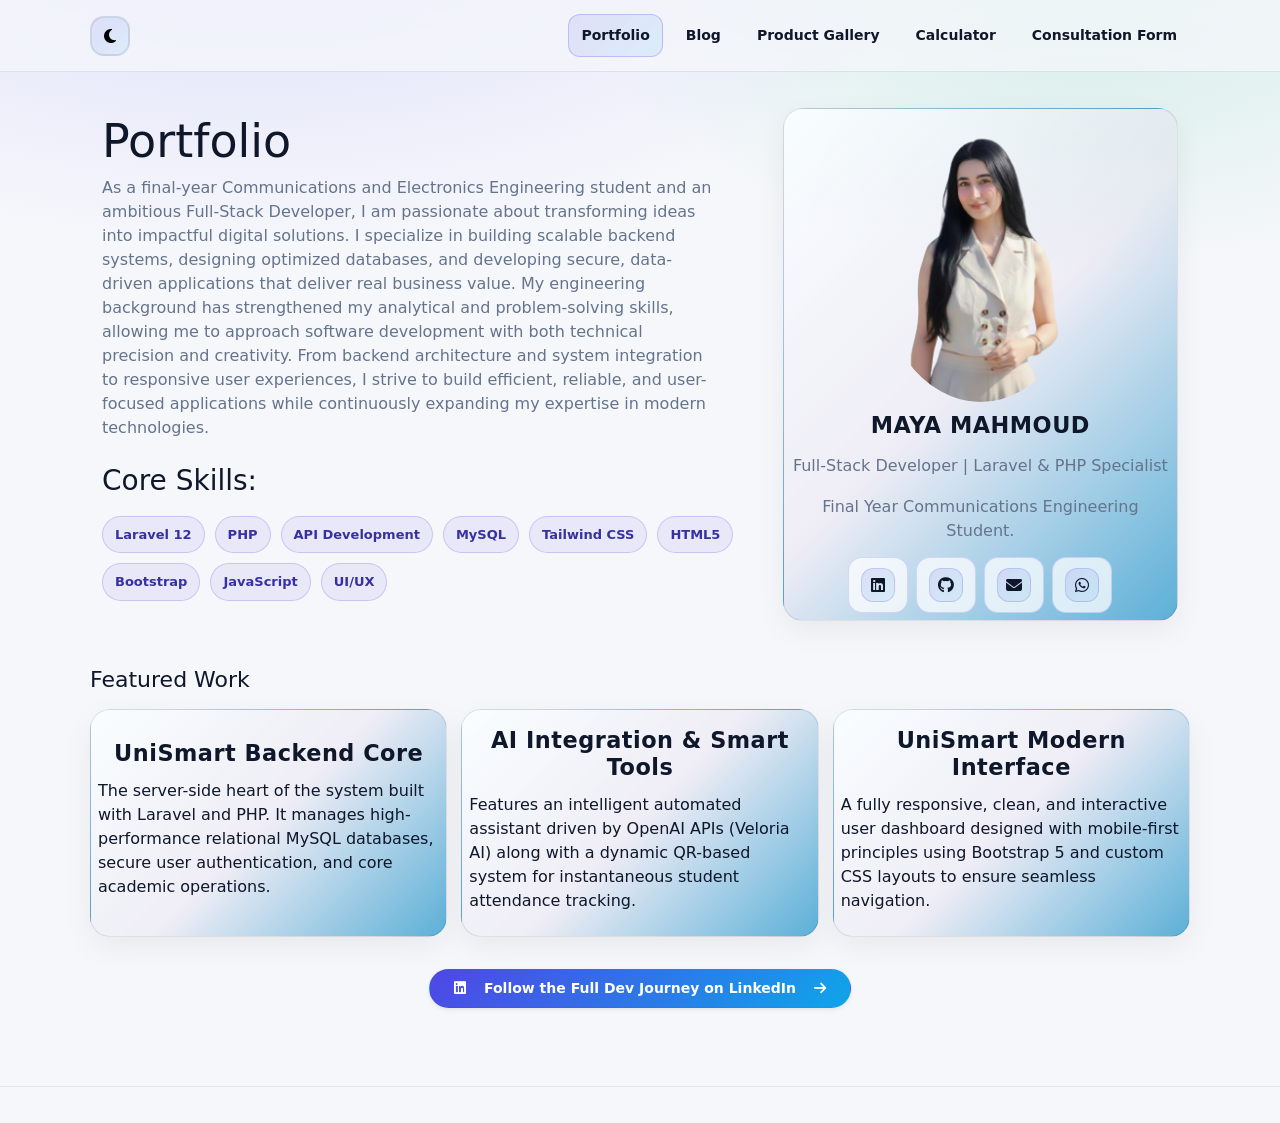
<file: index.html>
<!doctype html>
<html lang="en">
<head>
  <meta charset="utf-8" />
  <meta name="viewport" content="width=device-width, initial-scale=1" />
  <title>Portfolio</title>
  <meta name="description" content="Portfolio landing page with navigation to Blog, Product Gallery, Calculator, and Consultation Form." />
  <link href="https://cdn.jsdelivr.net/npm/bootstrap@5.3.3/dist/css/bootstrap.min.css" rel="stylesheet">
  <link rel="stylesheet" href="style.css" />
  <link rel="stylesheet" href="https://cdnjs.cloudflare.com/ajax/libs/font-awesome/6.4.0/css/all.min.css">
</head>
<body>
  <a class="skip-link" href="#main">Skip to content</a>
  <header class="site-header">
    <div class="container header-inner">

      <button class="theme-toggle" type="button" aria-label="Toggle dark mode" title="Toggle dark mode">
        <i class="theme-icon fas fa-moon" aria-hidden="true"></i>
      </button>

      <nav class="nav" aria-label="Primary">
        <button class="nav-toggle" type="button" aria-expanded="false" aria-controls="nav-menu" aria-label="Toggle navigation">
          <span class="bar"></span>
          <span class="bar"></span>
          <span class="bar"></span>
        </button>

        <div class="nav-menu" id="nav-menu">
          <a class="nav-link active" href="index.html">Portfolio</a>
          <a class="nav-link" href="blog.html">Blog</a>
          <a class="nav-link" href="shop.html">Product Gallery</a>
          <a class="nav-link" href="calculator.html">Calculator</a>
          <a class="nav-link" href="contact.html">Consultation Form</a>
        </div>
      </nav>
    </div>
  </header>

  <main id="main" class="page">
    <section class="hero">
      <div class="container hero-grid">
        <div class="hero-copy">
          <h1>Portfolio</h1>
          <p class="lead">As a final-year Communications and Electronics Engineering student and an ambitious Full-Stack Developer, I am passionate about transforming ideas into impactful digital solutions. I specialize in building scalable backend systems, designing optimized databases, and developing secure, data-driven applications that deliver real business value.

My engineering background has strengthened my analytical and problem-solving skills, allowing me to approach software development with both technical precision and creativity. From backend architecture and system integration to responsive user experiences, I strive to build efficient, reliable, and user-focused applications while continuously expanding my expertise in modern technologies.</p>
          <h3>Core Skills:</h3>
          <div class="hero-badges" aria-label="Highlights">
            <span class="pill">Laravel 12</span>
            <span class="pill">PHP</span>
            <span class="pill"> API Development</span>
            <span class="pill">MySQL</span>
            <span class="pill">Tailwind CSS</span>
            <span class="pill"> HTML5</span>
            <span class="pill">Bootstrap</span>
            <span class="pill"> JavaScript</span>
            <span class="pill"> UI/UX</span>
          </div>
        </div>

        <div class="work-card hero-card" role="group" aria-label="Profile card" >
          <div class="">
            <img src="images/image1.png" alt="Maya Mahmoud" class="rounded-circle" style="border-radius: 20%; width: 55%; height: 55%; object-fit: cover;">
          </div>
          <h2 class="card-title">MAYA MAHMOUD</h2>
          <p class="card-text">Full-Stack Developer | Laravel & PHP Specialist</p>
          <p class="card-text">Final Year Communications Engineering Student.</p>
          <div class="card-actions">
            <a class="social-link" href="https://www.linkedin.com/in/maya-mahmoud-65255832b" target="_blank" rel="noopener" aria-label="LinkedIn" title="LinkedIn">
              <span class="social-icon" aria-hidden="true"><i class="fab fa-linkedin"></i></span>
            </a>
            <a class="social-link" href="https://github.com/Maya-Mahmoud" aria-label="GitHub" title="GitHub" >
              <span class="social-icon" aria-hidden="true"><i class="fab fa-github"></i></span>
            </a>
            <a class="social-link" href="mailto:mahmouodmaya685@gmail.com" onclick="if(!/Android|iPhone|iPad/i.test(navigator.userAgent)) { window.open('https://mail.google.com/mail/?view=cm&fs=1&to=mahmouodmaya685@gmail.com', '_blank'); return false; }" rel="noopener" aria-label="Email" title="Email">
              <span class="social-icon" aria-hidden="true"><i class="fas fa-envelope"></i></span>
            </a>
            <a class="social-link" href="https://wa.me/+963980143058" target="_blank" rel="noopener" aria-label="WhatsApp" title="WhatsApp">
              <span class="social-icon" aria-hidden="true"><i class="fab fa-whatsapp"></i></span>
            </a>
          </div>
        </div>
      </div>
    </section>

    <section class="container section">
      <h2 class="section-title">Featured Work</h2>
      <div class="cards">
        <article class="work-card">
          <h3>UniSmart Backend Core</h3>
          <p>The server-side heart of the system built with Laravel and PHP. It manages high-performance relational MySQL databases, secure user authentication, and core academic operations.</p>
        </article>
        <article class="work-card">
          <h3>AI Integration & Smart Tools</h3>
          <p>Features an intelligent automated assistant driven by OpenAI APIs (Veloria AI) along with a dynamic QR-based system for instantaneous student attendance tracking.</p>
        </article>
        <article class="work-card">
          <h3>UniSmart Modern Interface</h3>
          <p>A fully responsive, clean, and interactive user dashboard designed with mobile-first principles using Bootstrap 5 and custom CSS layouts to ensure seamless navigation.</p>
        </article>
      </div>
      <div style="display: flex; justify-content: center; width: 100%; margin-top: 2rem; margin-bottom: 3rem;">
        <a href="https://www.linkedin.com/search/results/content/?keywords=unismart&origin=FACETED_SEARCH&postedBy=%5B%22me%22%5D" target="_blank" class="btn btn-primary px-4 py-2 rounded-pill shadow-sm fw-semibold">
          <i class="fab fa-linkedin me-2"></i> Follow the Full Dev Journey on LinkedIn <i class="fas fa-arrow-right ms-2"></i>
        </a>
      </div>
    </section>
  </main>
  <footer class="site-footer"></footer>

  <script>
    // 1. Theme toggle script
    (function () {
      const btn = document.querySelector('.theme-toggle');
      const icon = btn.querySelector('.theme-icon');
      
      const saved = localStorage.getItem('theme');
      if (saved === 'dark') {
        document.documentElement.classList.add('theme-dark');
        icon.classList.replace('fa-moon', 'fa-sun');
      }

      btn.addEventListener('click', () => {
        const isDark = document.documentElement.classList.toggle('theme-dark');
        localStorage.setItem('theme', isDark ? 'dark' : 'light');
        icon.classList.toggle('fa-moon');
        icon.classList.toggle('fa-sun');
      });
    })();

    // 2. Navbar toggle script
    (function () {
      const toggle = document.querySelector('.nav-toggle');
      const menu = document.querySelector('#nav-menu');
      if (!toggle || !menu) return;
      toggle.addEventListener('click', () => {
        const expanded = toggle.getAttribute('aria-expanded') === 'true';
        toggle.setAttribute('aria-expanded', String(!expanded));
        menu.classList.toggle('open');
      });

      menu.addEventListener('click', (e) => {
        const target = e.target;
        if (target && target.matches('a.nav-link')) {
          menu.classList.remove('open');
          toggle.setAttribute('aria-expanded', 'false');
        }
      });
    })();
  </script>
</body>
</html>
</file>
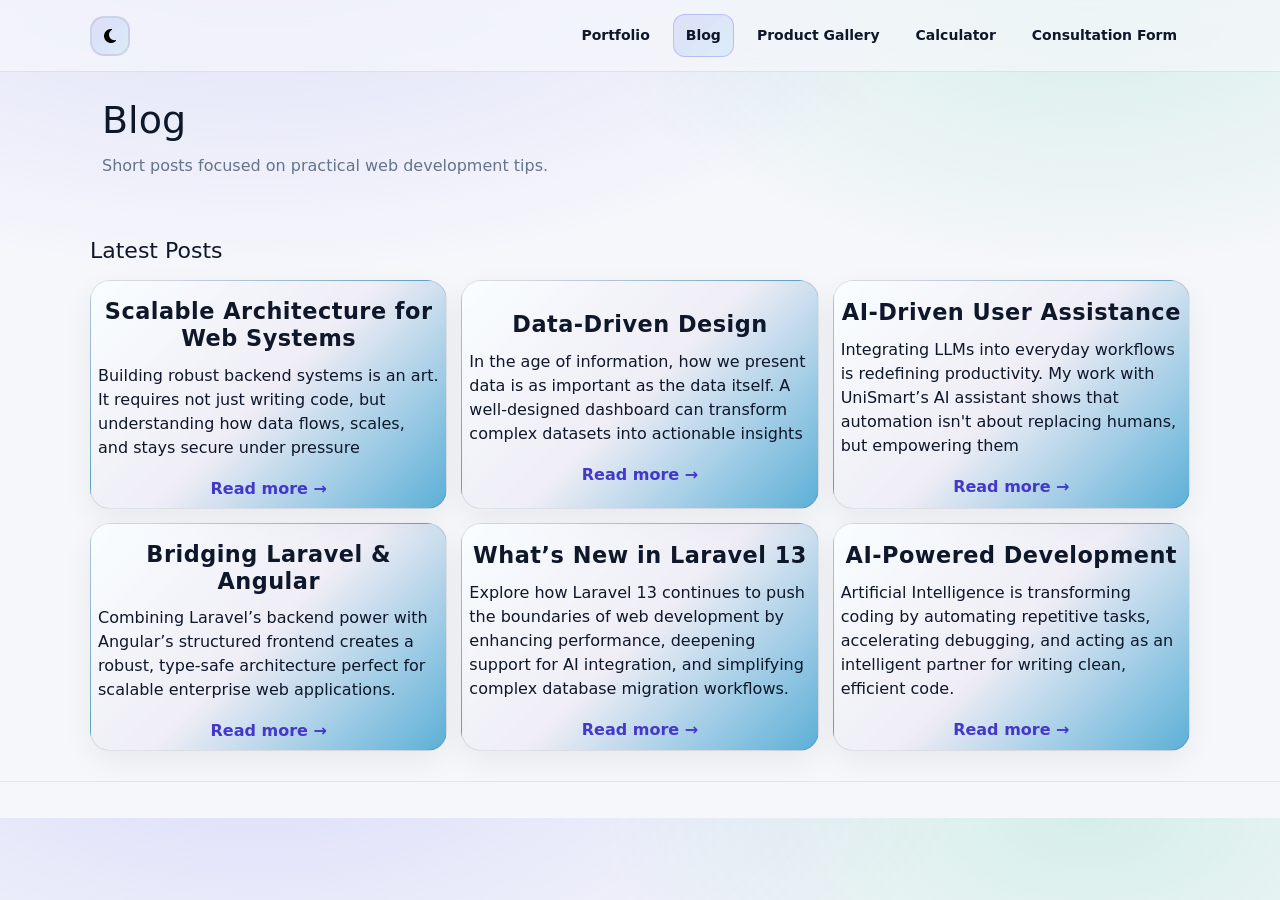
<file: blog.html>
<!doctype html>
<html lang="en">
<head>
  <meta charset="utf-8" />
  <meta name="viewport" content="width=device-width, initial-scale=1" />
  <title>Blog</title>
  <meta name="description" content="Blog page with responsive cards and consistent navigation." />
  <link href="https://cdn.jsdelivr.net/npm/bootstrap@5.3.3/dist/css/bootstrap.min.css" rel="stylesheet">
  <link rel="stylesheet" href="style.css" />
  <link rel="stylesheet" href="https://cdnjs.cloudflare.com/ajax/libs/font-awesome/6.4.0/css/all.min.css">
</head>
<body>
  <a class="skip-link" href="#main">Skip to content</a>

  <header class="site-header">
    <div class="container header-inner">
      
      <button class="theme-toggle" type="button" aria-label="Toggle dark mode" title="Toggle dark mode">
        <i class="theme-icon fas fa-moon" aria-hidden="true"></i>
      </button>

      <nav class="nav" aria-label="Primary">
        <button class="nav-toggle" type="button" aria-expanded="false" aria-controls="nav-menu" aria-label="Toggle navigation">
          <span class="bar"></span>
          <span class="bar"></span>
          <span class="bar"></span>
        </button>

        <div class="nav-menu" id="nav-menu">
          <a class="nav-link" href="index.html">Portfolio</a>
          <a class="nav-link active" href="blog.html">Blog</a>
          <a class="nav-link" href="shop.html">Product Gallery</a>
          <a class="nav-link" href="calculator.html">Calculator</a>
          <a class="nav-link" href="contact.html">Consultation Form</a>
        </div>
      </nav>
    </div>
  </header>

  <main id="main" class="page">
    <section class="page-heading">
      <div class="container">
        <h1>Blog</h1>
        <p class="lead">Short posts focused on practical web development tips.</p>
      </div>
    </section>

    <section class="container section">
      <h2 class="section-title">Latest Posts</h2>
      <div class="cards blog-cards">
        <article class="post-card">
          <h3>Scalable Architecture for Web Systems</h3>
          <p>Building robust backend systems is an art. It requires not just writing code, but understanding how data flows, scales, and stays secure under pressure</p>
          <a href="#" class="read-more-link" data-title="Scalable Architecture for Web Systems" data-body="The secret lies in the separation of logic and database management. This post explores how to leverage caching techniques and load balancing to ensure your system remains robust and high-performing under heavy traffic.">Read more →</a>
        </article>

        <article class="post-card">
          <h3>Data-Driven Design</h3>
          <p>In the age of information, how we present data is as important as the data itself. A well-designed dashboard can transform complex datasets into actionable insights</p>
          <a href="#" class="read-more-link" data-title="Data-Driven Design" data-body="Don't build based on assumptions! We discuss how to transform raw datasets into actionable insights through interactive visualizations, enabling smarter technical decisions and user-centric interfaces.">Read more →</a>
        </article>

        <article class="post-card">
          <h3>AI-Driven User Assistance</h3>
          <p>Integrating LLMs into everyday workflows is redefining productivity. My work with UniSmart’s AI assistant shows that automation isn't about replacing humans, but empowering them</p>
          <a href="#" class="read-more-link" data-title="AI-Driven User Assistance" data-body="Ever wondered how to integrate a smart assistant into your system? Discover how I integrated OpenAI APIs into UniSmart, transforming a static interface into an interactive partner that understands user needs.">Read more →</a>
        </article>

        <article class="post-card">
          <h3>Bridging Laravel & Angular</h3>
          <p>Combining Laravel’s backend power with Angular’s structured frontend creates a robust, type-safe architecture perfect for scalable enterprise web applications.</p>
          <a href="#" class="read-more-link" data-title="Bridging Laravel & Angular" data-body="Combining the backend power of Laravel with the frontend flexibility of Angular creates a technical harmony that is hard to beat. Here are the best practices for bridging these technologies in enterprise-level applications.">Read more →</a>
        </article>

        <article class="post-card">
          <h3>What’s New in Laravel 13</h3>
          <p>Explore how Laravel 13 continues to push the boundaries of web development by enhancing performance, deepening support for AI integration, and simplifying complex database migration workflows.</p>
          <a href="#" class="read-more-link" data-title="What’s New in Laravel 13" data-body="Laravel is constantly evolving! We break down the most significant updates that make coding faster, more secure, and more efficient, with a deep dive into new developer tools for large-scale projects.">Read more →</a>
        </article>

        <article class="post-card">
          <h3>AI-Powered Development</h3>
          <p>Artificial Intelligence is transforming coding by automating repetitive tasks, accelerating debugging, and acting as an intelligent partner for writing clean, efficient code.</p>
          <a href="#" class="read-more-link" data-title="AI-Powered Development" data-body="Artificial Intelligence doesn't replace developers; it accelerates them. I share my workflow on using AI-powered tools to optimize debugging processes and suggest clean, efficient code improvements in seconds.">Read more →</a>
        </article>
      </div>
    </section>
  </main>

  <footer class="site-footer"></footer>

  <script>
    // 1. Modal Read More logic
    document.addEventListener('DOMContentLoaded', function() {
      const links = document.querySelectorAll('.read-more-link');
      links.forEach(link => {
        link.addEventListener('click', function(e) {
          e.preventDefault();
          const title = this.getAttribute('data-title');
          const body = this.getAttribute('data-body');
          const msg = body ? body : ("Thank you for your interest!\n\nThe full content for '" + title + "' will be available in the next update.");

          const overlay = document.createElement('div');
          overlay.style.position = 'fixed';
          overlay.style.inset = '0';
          overlay.style.background = 'rgba(0,0,0,0.55)';
          overlay.style.display = 'grid';
          overlay.style.placeItems = 'center';
          overlay.style.zIndex = '9999';
          overlay.style.padding = '18px';

          overlay.innerHTML = `
            <div style="width:min(520px, 92vw); background: rgba(255,255,255,0.92); border: 1px solid rgba(255,255,255,0.35); border-radius: 18px; box-shadow: 0 24px 70px rgba(0,0,0,0.35); overflow:hidden;">
              <div style="padding:16px 16px 12px; border-bottom:1px solid rgba(0,0,0,0.06); font-weight:900;">Read more</div>
              <div style="padding:14px 16px; color:#0f172a; line-height:1.45; white-space:pre-line;">${msg}</div>
              <div style="display:flex; gap:10px; justify-content:flex-end; padding:14px 16px;">
                <button type="button" style="border:1px solid rgba(2,6,23,0.18); background: rgba(255,255,255,0.85); padding:10px 14px; border-radius:14px; cursor:pointer; font-weight:900;" id="bbai-close">OK</button>
              </div>
            </div>
          `;

          const isDark = document.documentElement.classList.contains('theme-dark');
          if (isDark) {
            const modal = overlay.querySelector('div');
            const header = modal.querySelector('div');
            const bodyDiv = header.nextElementSibling;
            const okBtn = overlay.querySelector('#bbai-close');
            modal.style.background = 'rgba(11,18,32,0.92)';
            modal.style.border = '1px solid rgba(255,255,255,0.10)';
            header.style.color = '#e5e7eb';
            bodyDiv.style.color = '#e5e7eb';
            okBtn.style.background = 'rgba(255,255,255,0.06)';
            okBtn.style.border = '1px solid rgba(255,255,255,0.12)';
            okBtn.style.color = '#e5e7eb';
          }
          document.body.appendChild(overlay);

          const close = () => { overlay.remove(); document.removeEventListener('keydown', onKey); };
          const onKey = (e) => { if (e.key === 'Escape') close(); };
          overlay.addEventListener('click', (ev) => { if (ev.target === overlay) close(); });
          overlay.querySelector('#bbai-close').addEventListener('click', close);
          document.addEventListener('keydown', onKey);
        });
      });
    });

    // 2. Theme & Nav script
    (function () {
      const btn = document.querySelector('.theme-toggle');
      const icon = btn.querySelector('.theme-icon');
      
      const saved = localStorage.getItem('theme');
      if (saved === 'dark') {
        document.documentElement.classList.add('theme-dark');
        icon.classList.replace('fa-moon', 'fa-sun');
      }

      btn.addEventListener('click', () => {
        const isDark = document.documentElement.classList.toggle('theme-dark');
        localStorage.setItem('theme', isDark ? 'dark' : 'light');
        icon.classList.toggle('fa-moon');
        icon.classList.toggle('fa-sun');
      });

      const toggle = document.querySelector('.nav-toggle');
      const menu = document.querySelector('#nav-menu');
      if (!toggle || !menu) return;

      toggle.addEventListener('click', () => {
        const expanded = toggle.getAttribute('aria-expanded') === 'true';
        toggle.setAttribute('aria-expanded', String(!expanded));
        menu.classList.toggle('open');
      });

      menu.addEventListener('click', (e) => {
        if (e.target && e.target.matches('a.nav-link')) {
          menu.classList.remove('open');
          toggle.setAttribute('aria-expanded', 'false');
        }
      });
    })();
  </script>
</body>
</html>
</file>
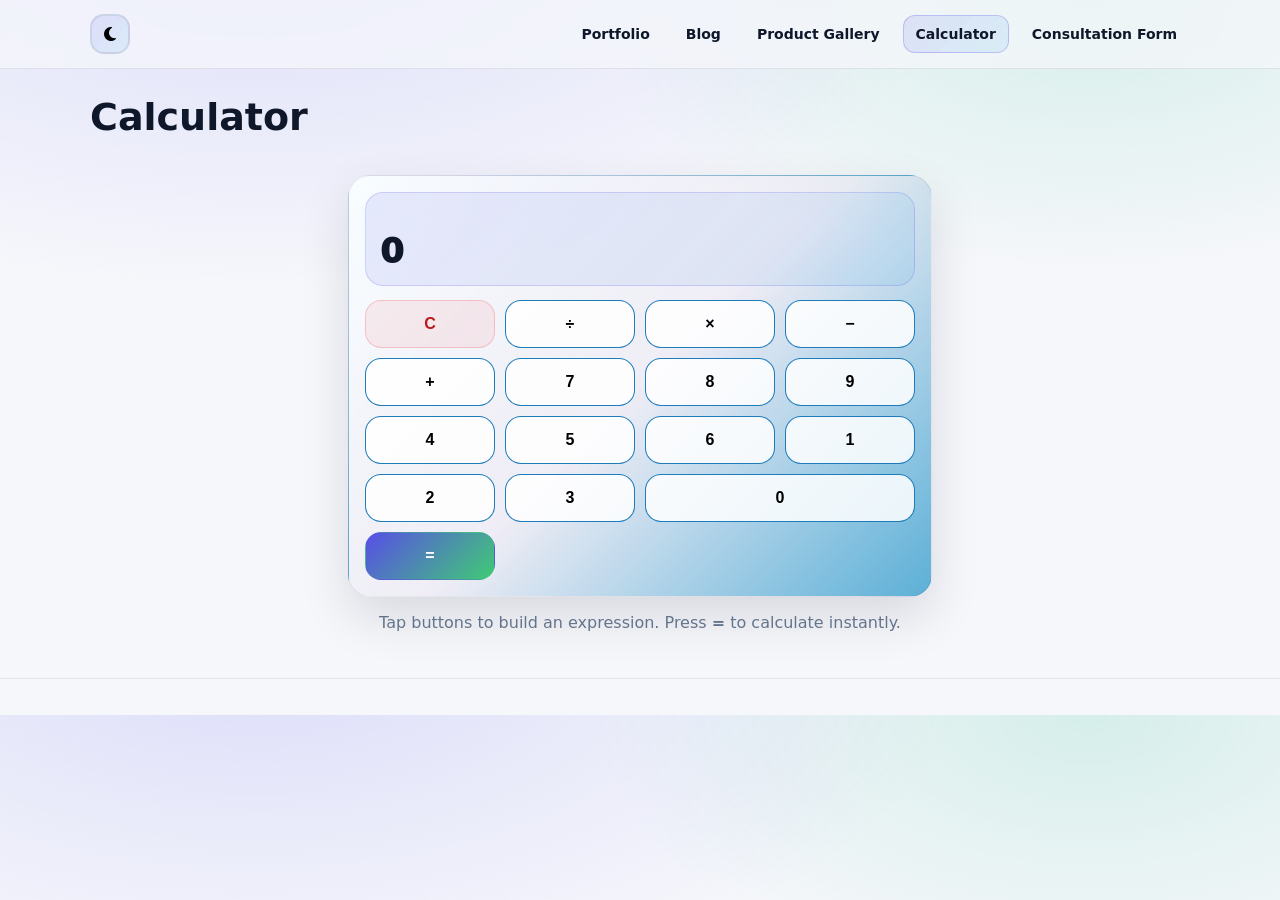
<file: calculator.html>
<!doctype html>
<html lang="en">
<head>
  <meta charset="utf-8" />
  <meta name="viewport" content="width=device-width, initial-scale=1" />
  <title>Calculator</title>
  <meta name="description" content="Basic calculator with digit buttons, four operations, equals, and clear. JavaScript calculates immediately." />
  <link rel="stylesheet" href="style.css" />
  <link rel="stylesheet" href="https://cdnjs.cloudflare.com/ajax/libs/font-awesome/6.4.0/css/all.min.css">
</head>
<body>
  <a class="skip-link" href="#main">Skip to content</a>

  <header class="site-header">
    <div class="container header-inner">

      <button class="theme-toggle" type="button" aria-label="Toggle dark mode" title="Toggle dark mode">
        <i class="theme-icon fas fa-moon" aria-hidden="true"></i>
      </button>

      <nav class="nav" aria-label="Primary">
        <button class="nav-toggle" type="button" aria-expanded="false" aria-controls="nav-menu" aria-label="Toggle navigation">
          <span class="bar"></span>
          <span class="bar"></span>
          <span class="bar"></span>
        </button>

        <div class="nav-menu" id="nav-menu">
          <a class="nav-link" href="index.html">Portfolio</a>
          <a class="nav-link" href="blog.html">Blog</a>
          <a class="nav-link" href="shop.html">Product Gallery</a>
          <a class="nav-link active" href="calculator.html">Calculator</a>
          <a class="nav-link" href="contact.html">Consultation Form</a>
        </div>
      </nav>
    </div>
  </header>

  <main id="main" class="page">
    <section class="page-heading">
      <div class="container">
        <h1>Calculator</h1>
      </div>
    </section>

    <section class="container section">
      <div class="calc-wrap">
        <div class="calc-card" role="region" aria-label="Basic calculator">
          <div class="calc-screen" aria-live="polite">
            <div class="calc-expression" id="calcExpression"></div>
            <div class="calc-value" id="calcDisplay">0</div>
          </div>

          <div class="calc-buttons" role="group" aria-label="Calculator buttons">
            <button class="calc-btn calc-clear" type="button" data-action="clear">C</button>
            <button class="calc-btn" type="button" data-value="/">÷</button>
            <button class="calc-btn" type="button" data-value="*">×</button>
            <button class="calc-btn" type="button" data-value="-">−</button>
            <button class="calc-btn" type="button" data-value="+">+</button>
            <button class="calc-btn" type="button" data-value="7">7</button>
            <button class="calc-btn" type="button" data-value="8">8</button>
            <button class="calc-btn" type="button" data-value="9">9</button>
            <button class="calc-btn" type="button" data-value="4">4</button>
            <button class="calc-btn" type="button" data-value="5">5</button>
            <button class="calc-btn" type="button" data-value="6">6</button>
            <button class="calc-btn" type="button" data-value="1">1</button>
            <button class="calc-btn" type="button" data-value="2">2</button>
            <button class="calc-btn" type="button" data-value="3">3</button>
            <button class="calc-btn calc-zero" type="button" data-value="0">0</button>
            <button class="calc-btn calc-equals" type="button" data-action="equals">=</button>
          </div>
        </div>
      </div>

      <div class="calc-hint">
        <p class="muted">Tap buttons to build an expression. Press <strong>=</strong> to calculate instantly.</p>
      </div>
    </section>
  </main>

  <footer class="site-footer"></footer>

  <script>
    (function () {
      const btn = document.querySelector('.theme-toggle');
      const icon = btn.querySelector('.theme-icon');
      
      // Theme initial load
      const saved = localStorage.getItem('theme');
      if (saved === 'dark') {
        document.documentElement.classList.add('theme-dark');
        icon.classList.replace('fa-moon', 'fa-sun');
      }

      // Theme toggle logic
      btn.addEventListener('click', () => {
        const isDark = document.documentElement.classList.toggle('theme-dark');
        localStorage.setItem('theme', isDark ? 'dark' : 'light');
        icon.classList.toggle('fa-moon');
        icon.classList.toggle('fa-sun');
      });

      // Calculator logic
      const display = document.getElementById('calcDisplay');
      const expressionEl = document.getElementById('calcExpression');
      if (!display || !expressionEl) return;

      const buttons = document.querySelectorAll('.calc-btn');
      let currentInput = '0';
      let pendingOperator = null;
      let previousValue = null;
      let justEvaluated = false;

      function formatNumber(n) {
        if (!Number.isFinite(n)) return 'Error';
        const s = String(n);
        if (s.includes('e')) return s;
        const parts = s.split('.');
        if (parts.length === 1) return s;
        return (parseFloat(n.toFixed(12))).toString();
      }

      function updateUI() {
        display.textContent = currentInput;
        if (pendingOperator && previousValue !== null) {
          const opLabel = pendingOperator === '*' ? '×' : pendingOperator === '/' ? '÷' : pendingOperator;
          expressionEl.textContent = `${previousValue} ${opLabel}`;
        } else {
          expressionEl.textContent = '';
        }
      }

      function normalizeOperator(op) {
        return ['+', '-', '*', '/'].includes(op) ? op : op;
      }

      function clearAll() {
        currentInput = '0';
        pendingOperator = null;
        previousValue = null;
        justEvaluated = false;
        expressionEl.textContent = '';
        updateUI();
      }

      function inputDigit(d) {
        if (justEvaluated) {
          currentInput = '0';
          previousValue = null;
          pendingOperator = null;
          expressionEl.textContent = '';
          justEvaluated = false;
        }
        if (currentInput === '0') currentInput = String(d);
        else currentInput += String(d);
        updateUI();
      }

      function compute(a, b, op) {
        if (op === '+') return a + b;
        if (op === '-') return a - b;
        if (op === '*') return a * b;
        if (op === '/') return b === 0 ? NaN : a / b;
        return b;
      }

      function inputOperator(op) {
        const inputNumber = Number(currentInput);
        if (justEvaluated) justEvaluated = false;
        if (pendingOperator && previousValue !== null) {
          const result = compute(previousValue, inputNumber, pendingOperator);
          previousValue = result;
          currentInput = formatNumber(result);
        } else {
          previousValue = inputNumber;
          currentInput = formatNumber(inputNumber);
        }
        pendingOperator = op;
        currentInput = '0';
        expressionEl.textContent = '';
        updateUI();
      }

      function equals() {
        if (!pendingOperator || previousValue === null) return;
        const a = previousValue;
        const b = Number(currentInput);
        const result = compute(a, b, pendingOperator);
        if (!Number.isFinite(result)) {
          currentInput = 'Error';
          previousValue = null;
          pendingOperator = null;
          expressionEl.textContent = '';
          justEvaluated = true;
          updateUI();
          return;
        }
        currentInput = formatNumber(result);
        expressionEl.textContent = '';
        previousValue = null;
        pendingOperator = null;
        justEvaluated = true;
        updateUI();
      }

     buttons.forEach((btn) => {
  btn.addEventListener('click', () => {
    const action = btn.getAttribute('data-action');
    const value = btn.getAttribute('data-value');

    if (action === 'clear') {
      clearAll();
      return;
    }

    if (action === 'equals') {
      equals();
      return;
    }

    if (/^\d+$/.test(value)) {
      inputDigit(value);
      return;
    }

    if (['+', '-', '*', '/'].includes(value)) {
      inputOperator(value);
      return;
    }
  });
});

      // Navbar toggle
      const toggle = document.querySelector('.nav-toggle');
      const menu = document.querySelector('#nav-menu');
      if (toggle && menu) {
        toggle.addEventListener('click', () => {
          const expanded = toggle.getAttribute('aria-expanded') === 'true';
          toggle.setAttribute('aria-expanded', String(!expanded));
          menu.classList.toggle('open');
        });
        menu.addEventListener('click', (e) => {
          if (e.target && e.target.matches('a.nav-link')) {
            menu.classList.remove('open');
            toggle.setAttribute('aria-expanded', 'false');
          }
        });
      }
    })();
  </script>
</body>
</html>
</file>
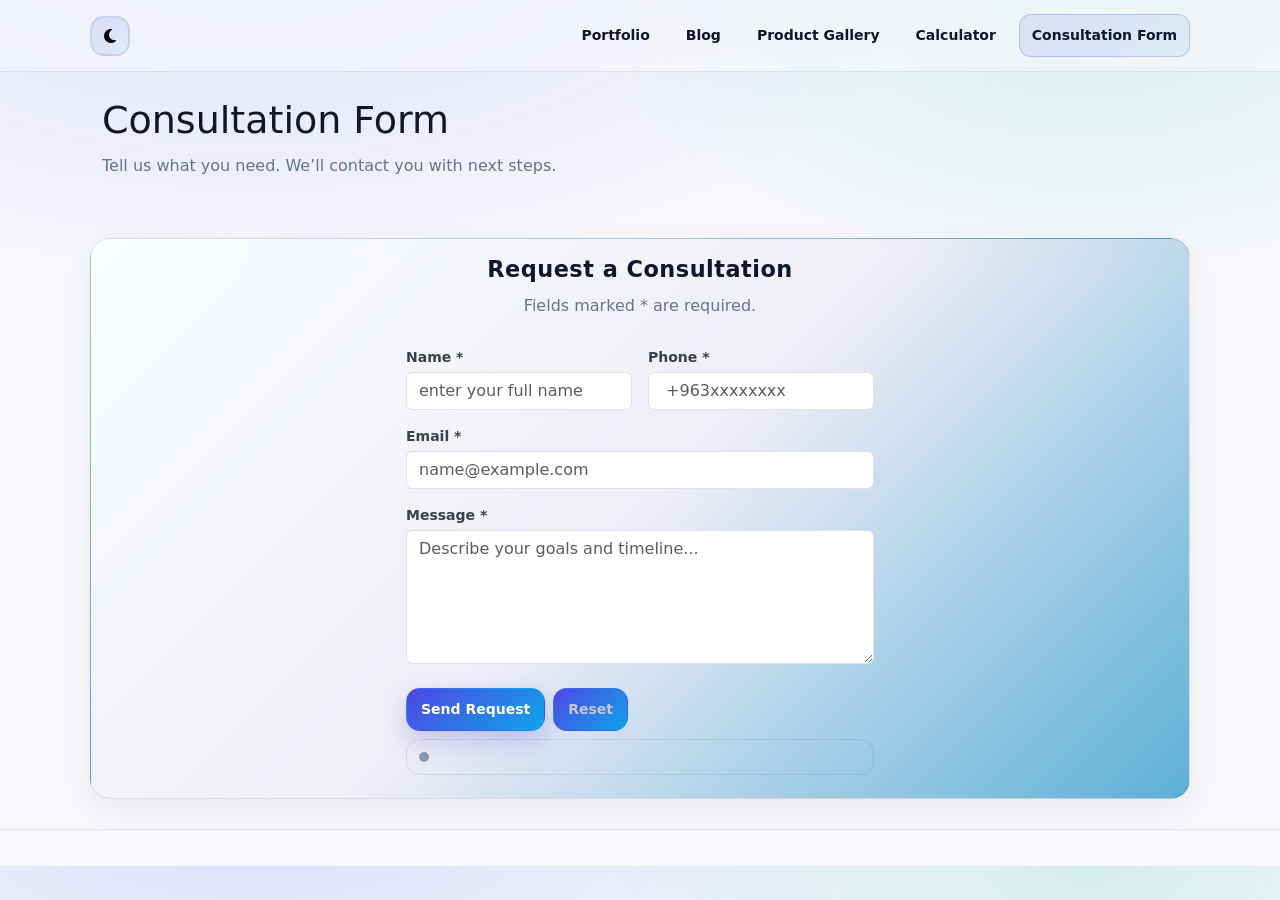
<file: contact.html>
<!doctype html>
<html lang="en">
<head>
  <meta charset="utf-8" />
  <meta name="viewport" content="width=device-width, initial-scale=1" />
  <title>Consultation Form</title>
  <meta name="description" content="Consultation form with validation and success message." />
  <link href="https://cdn.jsdelivr.net/npm/bootstrap@5.3.3/dist/css/bootstrap.min.css" rel="stylesheet">
  <link rel="stylesheet" href="style.css" />
  <link rel="stylesheet" href="https://cdnjs.cloudflare.com/ajax/libs/font-awesome/6.4.0/css/all.min.css">
</head>
<body>
  <a class="skip-link" href="#main">Skip to content</a>

  <header class="site-header">
    <div class="container header-inner">
      
      <button class="theme-toggle" type="button" aria-label="Toggle dark mode" title="Toggle dark mode">
        <i class="theme-icon fas fa-moon" aria-hidden="true"></i>
      </button>

      <nav class="nav" aria-label="Primary">
        <button class="nav-toggle" type="button" aria-expanded="false" aria-controls="nav-menu" aria-label="Toggle navigation">
          <span class="bar"></span>
          <span class="bar"></span>
          <span class="bar"></span>
        </button>

        <div class="nav-menu" id="nav-menu">
          <a class="nav-link" href="index.html">Portfolio</a>
          <a class="nav-link" href="blog.html">Blog</a>
          <a class="nav-link" href="shop.html">Product Gallery</a>
          <a class="nav-link" href="calculator.html">Calculator</a>
          <a class="nav-link active" href="contact.html">Consultation Form</a>
        </div>
      </nav>
    </div>
  </header>

  <main id="main" class="page">
    <section class="page-heading">
      <div class="container">
        <h1>Consultation Form</h1>
        <p class="lead">Tell us what you need. We’ll contact you with next steps.</p>
      </div>
    </section>

    <section class="container section">
      <div class=" work-card">
        <h2 class="section-title">Request a Consultation</h2>
        <p class="muted">Fields marked * are required.</p>

       <form id="consultForm" class="form" novalidate>
  
  <div class="row g-3 mb-3">
    <div class="col-md-6">
      <label class="field d-block w-100">
        <span class="label d-block mb-1">Name *</span>
        <input class="inputcon form-control w-100" name="fullName" type="text" autocomplete="name" required placeholder="enter your full name" />
      </label>
    </div>

    <div class="col-md-6">
      <label class="field d-block w-100">
        <span class="label d-block mb-1">Phone *</span>
        <input class="form-control w-100" name="phone" type="tel" inputmode="tel" autocomplete="tel" required placeholder=" +963xxxxxxxx" />
      </label>
    </div>
  </div>

  <div class="mb-3">
    <label class="field d-block w-100">
      <span class="label d-block mb-1">Email *</span>
      <input class="form-control w-100" name="email" type="email" autocomplete="email" required placeholder="name@example.com" />
    </label>
  </div>

  <div class="mb-3">
    <label class="field d-block w-100">
      <span class="label d-block mb-1">Message *</span>
      <textarea class="form-control w-100" name="message" required rows="5" placeholder="Describe your goals and timeline..."></textarea>
    </label>
  </div>

  <div class="form-actions d-flex gap-2 mt-4">
    <button class="btn btn-primary" type="submit">Send Request</button>
    <button class="btn btn-outline-secondary" type="reset">Reset</button>
  </div>

  <p id="formStatus" class="status mt-2" role="status" aria-live="polite"></p>
</form>
      </div>
    </section>
  </main>

  <footer class="site-footer"></footer>

  <script>
    (function () {
      const btn = document.querySelector('.theme-toggle');
      const icon = btn.querySelector('.theme-icon');
      
      // تهيئة الثيم عند تحميل الصفحة
      const saved = localStorage.getItem('theme');
      if (saved === 'dark') {
        document.documentElement.classList.add('theme-dark');
        icon.classList.replace('fa-moon', 'fa-sun');
      }

      // منطق تبديل الثيم
      btn.addEventListener('click', () => {
        const isDark = document.documentElement.classList.toggle('theme-dark');
        localStorage.setItem('theme', isDark ? 'dark' : 'light');
        icon.classList.toggle('fa-moon');
        icon.classList.toggle('fa-sun');
      });

      // Navbar toggle
      const toggle = document.querySelector('.nav-toggle');
      const menu = document.querySelector('#nav-menu');
      if (toggle && menu) {
        toggle.addEventListener('click', () => {
          const expanded = toggle.getAttribute('aria-expanded') === 'true';
          toggle.setAttribute('aria-expanded', String(!expanded));
          menu.classList.toggle('open');
        });
        menu.addEventListener('click', (e) => {
          if (e.target && e.target.matches('a.nav-link')) {
            menu.classList.remove('open');
            toggle.setAttribute('aria-expanded', 'false');
          }
        });
      }

      // Form handling
      const form = document.getElementById('consultForm');
      const statusEl = document.getElementById('formStatus');
      if (!form || !statusEl) return;

      function setStatus(msg, type) {
        statusEl.textContent = msg;
        statusEl.className = 'status ' + (type || '');
      }

      form.addEventListener('input', () => {
        statusEl.textContent = '';
      });

      form.addEventListener('submit', (e) => {
        e.preventDefault();
        const fd = new FormData(form);
        const fullName = String(fd.get('fullName') || '').trim();
        const phone = String(fd.get('phone') || '').trim();
        const email = String(fd.get('email') || '').trim();
        const message = String(fd.get('message') || '').trim();

        if (!fullName || !phone || !email || !message) {
          setStatus('Please fill all required fields (*)', 'error');
          return;
        }

        const emailOk = /^[^\s@]+@[^\s@]+\.[^\s@]+$/.test(email);
        if (!emailOk) {
          setStatus('Please enter a valid email address.', 'error');
          return;
        }

        setStatus('Request sent! We will contact you soon.', 'success');
        form.reset();
      });
    })();
  </script>
</body>
</html>
</file>
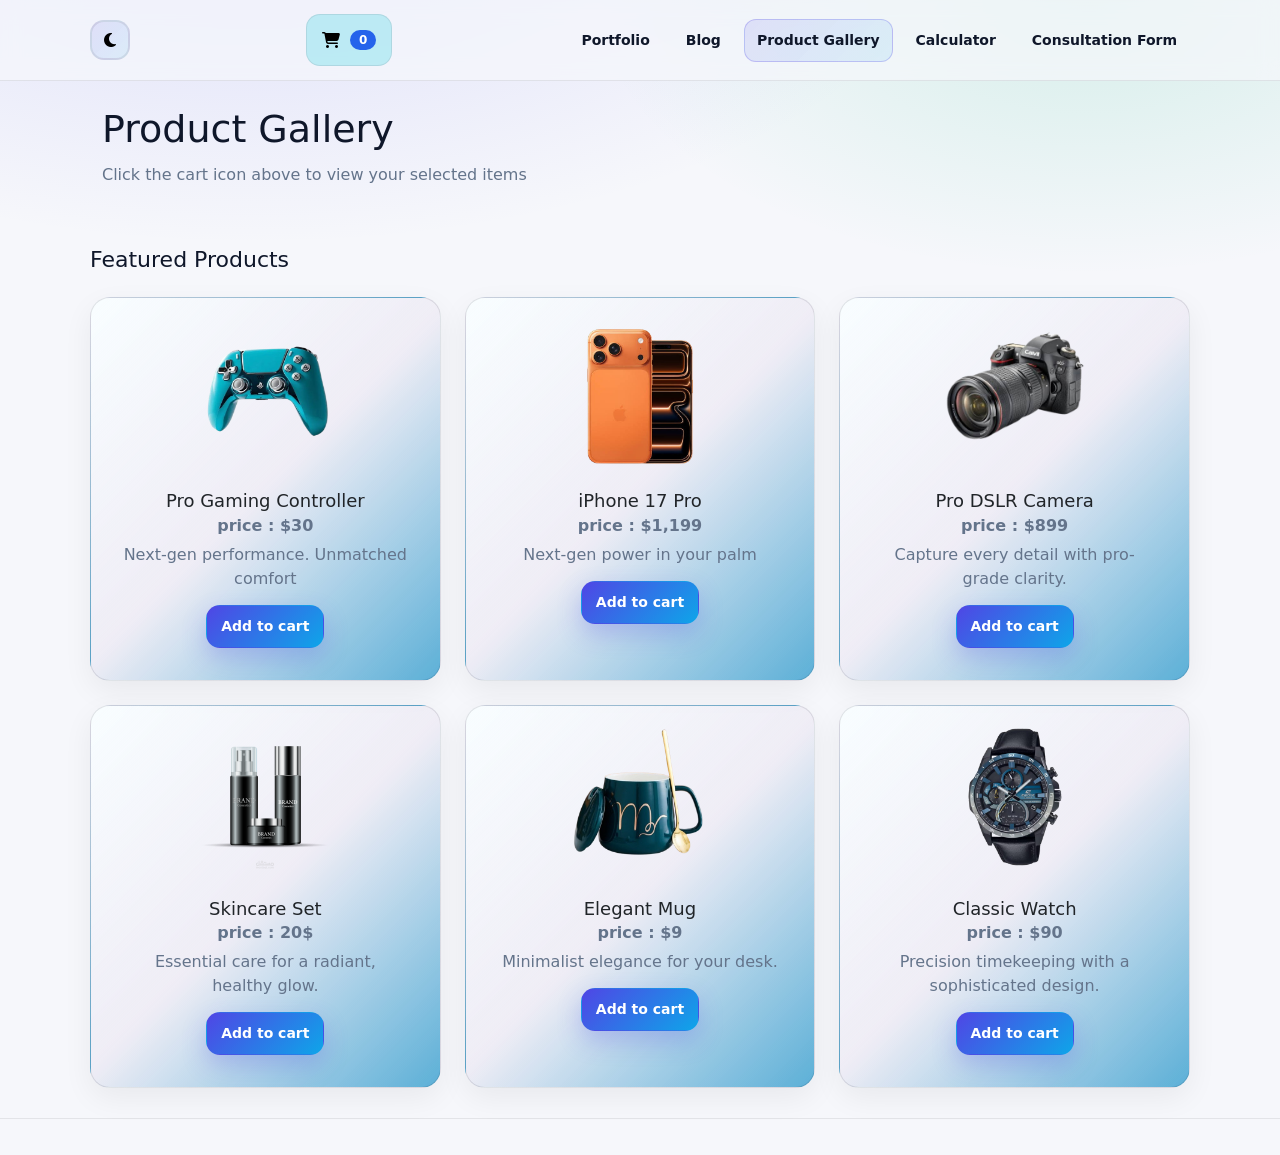
<file: shop.html>
<!doctype html>
<html lang="en">
<head>
  <meta charset="utf-8" />
  <meta name="viewport" content="width=device-width, initial-scale=1" />
  <title>Product Gallery</title>
  <link href="https://cdn.jsdelivr.net/npm/bootstrap@5.3.3/dist/css/bootstrap.min.css" rel="stylesheet">
  <link rel="stylesheet" href="style.css" />
  <link rel="stylesheet" href="https://cdnjs.cloudflare.com/ajax/libs/font-awesome/6.4.0/css/all.min.css">
</head>
<body>
  <a class="skip-link" href="#main">Skip to content</a>

  <header class="site-header">
    <div class="container header-inner">
      <button class="theme-toggle" type="button" aria-label="Toggle dark mode" title="Toggle dark mode">
        <i class="theme-icon fas fa-moon" aria-hidden="true"></i>
      </button>

      <button class="cart-toggle" type="button" aria-label="Open cart" aria-expanded="false" aria-controls="cart-menu" title="Cart">
        <i class="fas fa-shopping-cart" aria-hidden="true"></i>
        <span class="cart-badge" id="cart-badge">0</span>
      </button>

      <nav class="nav" aria-label="Primary">
        <button class="nav-toggle" type="button" aria-expanded="false" aria-controls="nav-menu" aria-label="Toggle navigation">
          <span class="bar"></span>
          <span class="bar"></span>
          <span class="bar"></span>
        </button>

        <div class="nav-menu" id="nav-menu">
          <a class="nav-link" href="index.html">Portfolio</a>
          <a class="nav-link" href="blog.html">Blog</a>
          <a class="nav-link active" href="shop.html">Product Gallery</a>
          <a class="nav-link" href="calculator.html">Calculator</a>
          <a class="nav-link" href="contact.html">Consultation Form</a>
        </div>

        <div class="cart-dropdown" id="cart-menu" role="dialog" aria-label="Cart">
          <div class="cart-dropdown-header">
            <div class="cart-title">Your Cart</div>
            <button class="cart-close" type="button" aria-label="Close cart">✕</button>
          </div>
          <ul class="cart-items" id="cart-items" role="list"></ul>
          <div class="cart-total" aria-live="polite">
            <div class="cart-total-row">
              <span class="cart-total-label">Total Price</span>
              <span class="cart-total-value" id="cart-total-price">$0</span>
            </div>
          </div>
          <div class="cart-empty" id="cart-empty">Cart is empty.</div>
        </div>
      </nav>
    </div>
  </header>

  <main id="main" class="page">
    <section class="page-heading">
      <div class="container">
        <h1>Product Gallery</h1>
        <p class="lead">Click the cart icon above to view your selected items</p>
      </div>
    </section>

    <section class="container section">
      <h2 class="section-title mb-4">Featured Products</h2>
      <div class="row row-cols-1 row-cols-md-2 row-cols-lg-3 g-4" role="list">
        
        <div class="col">
          <article class="card h-100 product" role="listitem" data-product-id="p1">
            <div class="product-image-container">
              <img src="images/prod4.png" class="card-img-top product-img" alt="Pro Gaming Controller">
            </div>
            <div class="card-body">
              <h3 class="card-title h5">Pro Gaming Controller</h3>
              <p class="price card-text ">price : $30</p>
              <p class="card-text">Next-gen performance. Unmatched comfort</p>
              <button class="btn btn-primary add-btn" type="button">Add to cart</button>
            </div>
          </article>
        </div>

        <div class="col">
          <article class="card h-100 product" role="listitem" data-product-id="p2">
            <div class="product-image-container">
              <img src="images/prod5.png" class="card-img-top product-img" alt="iPhone 17 Pro">
            </div>
            <div class="card-body">
              <h3 class="card-title h5">iPhone 17 Pro</h3>
              <p class="price card-text">price : $1,199</p>
              <p class="card-text">Next-gen power in your palm</p>
              <button class="btn btn-primary add-btn" type="button">Add to cart</button>
            </div>
          </article>
        </div>

        <div class="col">
          <article class="card h-100 product" role="listitem" data-product-id="p3">
            <div class="product-image-container">
              <img src="images/prod3.png" class="card-img-top product-img" alt="Pro DSLR Camera">
            </div>
            <div class="card-body">
              <h3 class="card-title h5">Pro DSLR Camera</h3>
              <p class="price card-text">price : $899</p>
              <p class="card-text">Capture every detail with pro-grade clarity.</p>
              <button class="btn btn-primary add-btn" type="button">Add to cart</button>
            </div>
          </article>
        </div>

        <div class="col">
          <article class="card h-100 product" role="listitem" data-product-id="p4">
            <div class="product-image-container">
              <img src="images/prod1.png" class="card-img-top product-img" alt="Skincare Set">
            </div>
            <div class="card-body">
              <h3 class="card-title h5">Skincare Set</h3>
              <p class="price card-text ">price : 20$</p>
              <p class="card-text">Essential care for a radiant, healthy glow.</p>
              <button class="btn btn-primary add-btn" type="button">Add to cart</button>
            </div>
          </article>
        </div>

        <div class="col">
          <article class="card h-100 product" role="listitem" data-product-id="p5">
            <div class="product-image-container">
              <img src="images/prod2.png" class="card-img-top product-img" alt="Elegant Mug">
            </div>
            <div class="card-body">
              <h3 class="card-title h5">Elegant Mug</h3>
              <p class="price card-text ">price : $9</p>
              <p class="card-text">Minimalist elegance for your desk.</p>
              <button class="btn btn-primary add-btn" type="button">Add to cart</button>
            </div>
          </article>
        </div>

        <div class="col">
          <article class="card h-100 product" role="listitem" data-product-id="p6">
            <div class="product-image-container">
              <img src="images/prod6.png" class="card-img-top product-img" alt="Classic Watch">
            </div>
            <div class="card-body">
              <h3 class="card-title h5">Classic Watch</h3>
              <p class="price card-text ">price : $90</p>
              <p class="card-text">Precision timekeeping with a sophisticated design.</p>
              <button class="btn btn-primary add-btn" type="button">Add to cart</button>
            </div>
          </article>
        </div>
      </div>
    </section>
  </main>

  <footer class="site-footer"></footer>

  <script src="https://cdn.jsdelivr.net/npm/bootstrap@5.3.3/dist/js/bootstrap.bundle.min.js"></script>
  <script>
    const productData = new Map();
    const buttons = document.querySelectorAll('.add-btn');

    document.querySelectorAll('.product').forEach((card) => {
      const name = card.querySelector('h3')?.textContent?.trim() || 'Product';
      const priceText = card.querySelector('.price')?.textContent?.trim() || '';
      const id = card.getAttribute('data-product-id') || '';
      if (!id) return;
      const img = card.querySelector('img');
      const thumbImg = img ? img.outerHTML : '';
      productData.set(id, { id, name, priceText, qty: 0, thumbImg });
    });

    let totalQty = 0;
    let totalPrice = 0;
    const badge = document.getElementById('cart-badge');
    const totalPriceEl = document.getElementById('cart-total-price');
    const dropdown = document.getElementById('cart-menu');
    const cartItemsEl = document.getElementById('cart-items');
    const cartEmptyEl = document.getElementById('cart-empty');
    const cartToggleBtn = document.querySelector('.cart-toggle');
    const cartCloseBtn = document.querySelector('.cart-close');

    function setBadge(n) {
      if (badge) badge.textContent = String(n);
    }

    function formatPrice(p) { return p || ''; }

    function renderCart() {
      const items = Array.from(productData.values()).filter(p => p.qty > 0);
      cartItemsEl.innerHTML = '';
      totalPrice = 0;
      items.forEach(p => {
        const priceNum = Number((p.priceText || '').replace(/[^0-9.]/g, ''));
        if (!Number.isNaN(priceNum)) totalPrice += priceNum * p.qty;
      });
      if (totalPriceEl) totalPriceEl.textContent = `$${totalPrice.toFixed(2).replace(/\.00$/, '')}`;

      if (items.length === 0) {
        cartEmptyEl.style.display = 'block';
        if (totalPriceEl) totalPriceEl.textContent = '$0';
        return;
      }
      cartEmptyEl.style.display = 'none';
      items.forEach(p => {
        const li = document.createElement('li');
        li.className = 'cart-item';
        li.setAttribute('role', 'listitem');
        li.innerHTML = `
          <div class="cart-item-main">
            <div class="cart-item-thumb" aria-hidden="true">${p.thumbImg}</div>
            <div>
              <div class="cart-item-name">${p.name}</div>
              <div class="cart-item-price">${formatPrice(p.priceText)}</div>
            </div>
          </div>
          <div class="cart-item-actions">
            <button class="cart-item-remove" type="button" data-remove-id="${p.id}" aria-label="Remove one"><i class="fas fa-trash"></i></button>
            <div class="cart-item-qty">&times; ${p.qty}</div>
          </div>
        `;
        cartItemsEl.appendChild(li);
      });
    }

    function addToCart(productId) {
      const p = productData.get(productId);
      if (!p) return;
      p.qty += 1;
      totalQty += 1;
      setBadge(totalQty);
      renderCart();
    }

    function removeOne(productId) {
      const p = productData.get(productId);
      if (!p || p.qty <= 0) return;
      p.qty -= 1;
      totalQty = Math.max(0, totalQty - 1);
      setBadge(totalQty);
      renderCart();
    }

    buttons.forEach(button => {
      button.addEventListener('click', () => {
        const productCard = button.closest('.product');
        const productId = productCard?.getAttribute('data-product-id');
        addToCart(productId);
        const originalText = button.innerText;
        button.innerText = 'Added!';
        button.classList.add('btn-added');
        setTimeout(() => {
          button.innerText = originalText;
          button.classList.remove('btn-added');
        }, 350);
      });
    });

    cartToggleBtn?.addEventListener('click', () => {
      dropdown?.classList.toggle('open');
      cartToggleBtn.setAttribute('aria-expanded', dropdown?.classList.contains('open'));
    });

    cartCloseBtn?.addEventListener('click', () => {
      dropdown?.classList.remove('open');
      cartToggleBtn?.setAttribute('aria-expanded', 'false');
    });

    document.addEventListener('click', (e) => {
      if (e.target.closest('.cart-item-remove')) {
        removeOne(e.target.closest('.cart-item-remove').getAttribute('data-remove-id'));
      }
      if (!dropdown.contains(e.target) && !cartToggleBtn.contains(e.target)) {
        dropdown.classList.remove('open');
        cartToggleBtn?.setAttribute('aria-expanded', 'false');
      }
    });

    (function () {
      const btn = document.querySelector('.theme-toggle');
      const icon = btn.querySelector('.theme-icon');
      const saved = localStorage.getItem('theme');
      if (saved === 'dark') {
        document.documentElement.classList.add('theme-dark');
        icon.classList.replace('fa-moon', 'fa-sun');
      }
      btn.addEventListener('click', () => {
        const isDark = document.documentElement.classList.toggle('theme-dark');
        localStorage.setItem('theme', isDark ? 'dark' : 'light');
        icon.classList.toggle('fa-moon');
        icon.classList.toggle('fa-sun');
      });
      
      const toggle = document.querySelector('.nav-toggle');
      const menu = document.querySelector('#nav-menu');
      toggle?.addEventListener('click', () => {
        menu.classList.toggle('open');
        toggle.setAttribute('aria-expanded', menu.classList.contains('open'));
      });
    })();
  </script>
</body>
</html>
</file>
<file: style.css>
/* Base / Reset */
* { box-sizing: boder-box; }
html { scroll-behavior: smooth; }

/* Fix form input spacing so fields inside .field/ .grid-2 don't overlap */
.field { margin: 0; }
.field > .label { display: flex; flex-direction: column; gap: 8px; }
.field input,
.field select,
.field textarea { display: block; margin-top: 0; }


body {
  margin: 0;
  font-family: ui-sans-serif, system-ui, -apple-system, Segoe UI, Roboto, Arial, "Noto Sans", "Helvetica Neue", sans-serif;
  color: var(--text);
  background: radial-gradient(1200px 600px at 20% -10%, rgba(99,102,241,0.18), transparent 60%),
              radial-gradient(900px 500px at 85% 0%, rgba(16,185,129,0.14), transparent 55%),
              var(--page-bg);
}


img { max-width: 100%; display: block; }

:root {
  --bg: #f6f7fb;
  --card: rgba(255,255,255,0.86);
  --card-strong: #ffffff;
  --text: #0f172a;
  --muted: #64748b;
  --primary: #4f46e5;
  --primary-2: #22c55e;
  --accent: #0ea5e9;
  --ring: rgba(79,70,229,0.35);
  --shadow: 0 20px 50px rgba(2,6,23,0.12);
  --border: rgba(2,6,23,0.08);

  --page-bg: #f6f7fb;
}

html.theme-dark {
  --bg: #0b1220;
  --page-bg: #0b1220;
  --card: rgba(21, 68, 45, 0.229);
  --card-strong: #cbd0d9;
  --text: #99a2a2;
  --muted: #9ca3af;
  --ring: rgba(96,165,250,0.40);
  --shadow: 0 20px 50px rgba(0,0,0,0.45);
  --border: rgba(255,255,255,0.10);

  color-scheme: dark;
}


.container {
  width: min(1100px, 92vw);
  margin: 0 auto;
}

/* Theme toggle */
.theme-toggle {
  border: 2px solid var(--border);
 background: linear-gradient(135deg, rgba(79,70,229,0.12), rgba(14,165,233,0.10));
  border-radius: 14px;
  padding: 10px 12px;
  cursor: pointer;
  display: inline-flex;
  align-items: center;
  justify-content: center;
  transition: transform 120ms ease, background 180ms ease, border-color 180ms ease;
}

.theme-toggle:hover {
  transform: translateY(-1px);
  border-color: rgba(79,70,229,0.25);
  background: rgba(255,255,255,0.85);
}

html.theme-dark .theme-toggle {
  background: rgba(17,24,39,0.55);
}

html.theme-dark .site-header {
  background: rgba(11,18,32,0.72);
  border-bottom-color: var(--border);
}

html.theme-dark .nav-toggle {
  background: rgba(76, 101, 156, 0.6);
  border-color: var(--border);
}

html.theme-dark .nav-menu {
  background: rgba(9, 29, 70, 0.92);
  border-color: var(--border);
}

html.theme-dark .nav-link {
  color: var(--text);
}

html.theme-dark .nav-link:hover {
  background: rgba(96,165,250,0.10);
  border-color: rgba(96,165,250,0.22);
}

html.theme-dark .nav-link.active {
  background: linear-gradient(135deg, rgba(96,165,250,0.18), rgba(52,211,153,0.08));
  border-color: rgba(96,165,250,0.25);
}

html.theme-dark .hero-card,
html.theme-dark .work-card,
html.theme-dark .post-card,
html.theme-dark .product,
html.theme-dark .calc-card,
html.theme-dark .form-card {
  background: var(--card);
  border-color: var(--border);
}
.card-body {
    display: flex;
    flex-direction: column;
    align-items: center; 
    text-align: center;   
}

html.theme-dark .lead,
html.theme-dark .muted,
html.theme-dark .card-text,
html.theme-dark .calc-expression,
html.theme-dark .status {
  color: var(--muted) !important;
}

/* Skip link */
.skip-link {

  position: absolute;
  left: -999px;
  top: 10px;
  padding: 10px 14px;
  background: #111827;
  color: #fff;
  border-radius: 10px;
  z-index: 9999;
}
.skip-link:focus { left: 12px; }

/* Header / Navbar */
.site-header {
  position: sticky;
  top: 0;
  z-index: 1000;
  backdrop-filter: blur(10px);
  background: rgba(246, 247, 251, 0.72);
  border-bottom: 1px solid var(--border);
}

.header-inner {
  display: flex;
  align-items: center;
  justify-content: space-between;
  gap: 18px;
  padding: 14px 0;
}



.nav {
  position: relative;
}

.nav-toggle {
  display:none;
  
    flex-direction: column;
  border: 1px solid var(--border);
  background: rgba(255,255,255,0.7);
  border-radius: 12px;
  padding: 10px 12px;
  cursor: pointer;
}

.nav-toggle:focus {
  outline: 3px solid var(--ring);
  outline-offset: 2px;
}

.nav-toggle .bar {
  display: block;
  width: 20px;
  height: 2px;
  margin: 3px 0;
  background: #111827;
  border-radius: 2px;
}

.nav-menu {
  display: flex;
  align-items: center;
  gap: 10px;
}

.nav-link {
  text-decoration: none;
  color: #0f172a;
  font-weight: 600;
  font-size: 14px;
  padding: 10px 12px;
  border-radius: 12px;
  border: 1px solid transparent;
  transition: transform 120ms ease, background 180ms ease, border-color 180ms ease;
}

.nav-link:hover {
  background: rgba(79,70,229,0.06);
  border-color: rgba(79,70,229,0.18);
  transform: translateY(-1px);
}

.nav-link.active {
  background: linear-gradient(135deg, rgba(79,70,229,0.12), rgba(14,165,233,0.10));
  border-color: rgba(79,70,229,0.25);
}

/* Mobile nav */
@media (max-width: 720px) {
  .nav-toggle { display: inline-flex; }

  .nav-menu {
    position: absolute;
    right: 0;
    top: calc(100% + 10px);
    width: min(290px, 86vw);
    background: rgba(255,255,255,0.92);
    border: 1px solid var(--border);
    border-radius: 16px;
    padding: 12px;
    display: grid;
    gap: 6px;
    box-shadow: var(--shadow);
    transform-origin: top right;
    opacity: 0;
    pointer-events: none;
    transform: scale(0.98);
    transition: opacity 160ms ease, transform 160ms ease;
    z-index: 1500;
  }

  .nav-menu.open {
    opacity: 1;
    pointer-events: auto;
    transform: scale(1);
  }

  .nav-link {
    display: flex;
    align-items: center;
    width: 100%;
    line-height: 1.2;
    padding: 10px 12px;
    margin: 0;
    box-sizing: border-box;
  }
}

/* Page layout */
.page { padding-bottom: 4px; }

.hero {
 
  padding: 36px 0 20px;
}

.hero-grid {
  display: grid;
  grid-template-columns: 1.25fr 0.75fr;
  gap: 22px;
  align-items: center;
}

@media (max-width: 900px) {
  .hero-grid { grid-template-columns: 1fr; }
}

.hero-copy h1 {
margin: -10px 0 0 0;
 padding: 0;
  font-size: clamp(30px, 4vw, 46px);
  line-height: 1;
}

.lead {
  margin: 12px 0 24px !important;
  font-stretch: normal !important;
  font-weight: 450 !important;
  color: var(--muted) !important;
  font-size: 16px !important;
  max-width: 60ch !important;
}

.hero-badges {
  margin-top: 18px;
  display: flex;
  flex-wrap: wrap;
  gap: 10px;
}

.pill {
  padding: 8px 12px;
  border-radius: 999px;
  border: 1px solid rgba(79,70,229,0.22);
  background: rgba(79,70,229,0.08);
  font-weight: 700;
  color: #3730a3;
  font-size: 13px;
}
html.theme-dark .pill {
  padding: 8px 12px;
  border-radius: 999px;
  border: 1px solid rgba(79,70,229,0.22);
  background: rgba(32, 83, 51, 0.164);
  font-weight: 700;
  color: #164228;
  font-size: 13px;
}

.hero-card {
  background: var(--card);
  border: 1px solid var(--border);
  border-radius: 20px;
  padding: 18px;
  box-shadow: 0 12px 40px rgba(2,6,23,0.08);
    display: flex;
    flex-direction: column;
    align-items: center;
    text-align: center;
}
.hero-card img {
    display: block;
    margin-left: auto;
    margin-right: auto;
}

.avatar {
  width: 56px;
  height: 56px;
  border-radius: 18px;
  display: grid;
  place-items: center;
  font-weight: 900;
  background: linear-gradient(135deg, rgba(79,70,229,0.16), rgba(14,165,233,0.14));
  border: 1px solid rgba(79,70,229,0.25);
  margin-bottom: 12px;
}

.card-title { margin: 0; font-size: 18px; }
.card-text { margin: 3px 0 14px; color: var(--muted); }
.card-actions { display: flex; gap: 8px; flex-wrap: wrap; justify-content: center;
    align-items: center;}

/* Common sections */
.section { padding: 26px 0; }

.section-title {
  margin: 0 0 16px;
  font-size: 22px;
}

.page-heading {
  padding: 26px 0 10px;
}

.page-heading h1 {
  margin: 0;
  font-size: clamp(28px, 3.2vw, 38px);
}

.page-heading .lead { margin-top: 10px !important; }

.cards {
  display: grid;
  grid-template-columns: repeat(3, 1fr);
  gap: 14px;
}

@media (max-width: 980px) { .cards { grid-template-columns: repeat(2, 1fr); } }
@media (max-width: 620px) { .cards { grid-template-columns: 1fr; } }

.theme-dark .card-title {
  color: #a6a3a3 !important;
}

.work-card,
.post-card,
.product {
  background: linear-gradient(
        135deg,
        #f8fdff,
        #a987c116,
        #3fa2d0d7
    );
  border: 1px solid rgba(2,6,23,0.10);
  border-radius: 20px;
  padding:7px;
  box-shadow:
    0 10px 30px rgba(2,6,23,0.06),
    0 0 0 0 rgba(79,70,229,0.0);
  transition: transform 180ms ease, box-shadow 180ms ease, border-color 180ms ease, background 180ms ease;
  position: relative;
  overflow: hidden;
  display: flex;
  flex-direction: column;
  justify-content: center;
  align-items: center;
  flex-wrap: wrap;
}

.work-card::before,
.post-card::before,
.product::before {
  content: "";
  
  position: absolute;
  inset: -1px;
  background:
    radial-gradient(500px 120px at 20% 0%, rgba(79,70,229,0.22), transparent 55%),
    radial-gradient(420px 110px at 80% 0%, rgba(14,165,233,0.18), transparent 55%);
  opacity: 0;
  transition: opacity 180ms ease;
  pointer-events: none;
  display: flex;
  flex-direction: column;
  justify-content: center;
  align-items: center;
  flex-wrap: wrap;
}

.work-card::after,
.post-card::after,
.product::after {
  content: "";
  position: absolute;
  left: 12px;
  right: 12px;
  bottom: 10px;
  height: 6px;
  border-radius: 999px;
  background: linear-gradient(90deg, rgba(79,70,229,0.0), rgba(79,70,229,0.22), rgba(14,165,233,0.20), rgba(79,70,229,0.0));
  transform: translateY(12px);
  opacity: 0;
  transition: opacity 180ms ease, transform 180ms ease;
  pointer-events: none;
  display: flex;
  flex-direction: column;
  justify-content: center;
  align-items: center;
  flex-wrap: wrap;
}


.work-card:hover,
.post-card:hover,
.product:hover {
  transform: translateY(-6px);
  box-shadow: 0 22px 60px rgba(2,6,23,0.14);
  border-color: rgba(79,70,229,0.22);
  background:  linear-gradient(
        135deg,
       #3fa2d0, 
       #440a6d1e,
       #f8fdff );
}

.work-card:focus-within,
.post-card:focus-within,
.product:focus-within {
  outline: 3px solid var(--ring);
  outline-offset: 2px;
}
.product-image-container {
  width: 100%;
  height: 150px; /* أو الارتفاع الذي يناسبك */
  display: flex;
  flex-direction: column;
  justify-content: center;
  align-items: center;
  flex-wrap: wrap;
  margin-bottom: 10px;
}

.product-img {
  max-width: 100%;
  max-height: 100%;
  object-fit: contain; /* تضمن عدم تشوه الصورة */
  border-radius: 10px;
}

.work-card::after,
.post-card::after,
.product::after {
  content: "";
  display: block;
  height: 6px;
  margin: 12px -16px -16px;
  border-bottom-left-radius: 18px;
  border-bottom-right-radius: 18px;
  background: linear-gradient(90deg, rgba(79,70,229,0.0), rgba(79,70,229,0.18), rgba(14,165,233,0.18), rgba(79,70,229,0.0));
  opacity: 0;
  transform: translateY(4px);
  transition: opacity 180ms ease, transform 180ms ease;
}

.work-card:hover::after,
.post-card:hover::after,
.product:hover::after {
  opacity: 1;
  transform: translateY(0);
}
.work-card h2,
.work-card h3,
.post-card h3 {
  font-size: 1.4rem !important;  
    text-align: center !important; 
    width: 100% !important;
    margin-top: 10px !important;
    margin-bottom: 12px !important;
    font-weight: 600 !important; 
    letter-spacing: 0.5px !important;
}

.link { 
  display: inline-block;
  margin-top: 10px;
  color: #4338ca;
  font-weight: 700;
  text-decoration: none;
}

.link:hover { text-decoration: underline; }

/* Blog read more */
.read-more-link {
  display: inline-flex;
  align-items: center;
  gap: 3px;
  margin-top: 1px;
  font-weight: 800;
  text-decoration: none;
  color: #4338ca; /* نهاري */
  transition: color 160ms ease, transform 120ms ease, text-decoration-color 160ms ease;
}

.read-more-link:hover {
  transform: translateY(-1px);
  text-decoration: underline;
  text-underline-offset: 3px;
}

html.theme-dark .read-more-link {
  color: #34d399; /* أخضر بالليلي */
}

html.theme-dark .read-more-link:hover {
  color: #6ee7b7;
}


.muted { color: var(--muted); }

/* Buttons */
.btn {
  border-radius: 14px;
  padding: 10px 14px;
  font-weight: 800;
  font-size: 14px;
  border: 1px solid transparent;
  cursor: pointer;
  text-decoration: none;
  display: inline-flex;
  align-items: center;
  justify-content: center;
  gap: 10px;
}
.theme-toggle i, 
.cart-toggle i, 
.nav-toggle .bar {
    font-size: 1rem; /* يمكنكِ تغيير 1.5 إلى 2 أو أكثر لتكبيرها */
}
/* Cart (Shop navbar dropdown) */
.cart-toggle {
  display: inline-flex;
  align-items: center;
  gap: 10px;
  font-size: 1.2rem;
  padding: 15px 15px;
  border-radius: 14px;
  border: 1px solid var(--border);
  background: rgba(13, 205, 222, 0.237);
  cursor: pointer;
  position: relative;
  transition: transform 120ms ease, background 180ms ease, border-color 180ms ease;
}

.cart-toggle:hover {
  transform: translateY(-1px);
  border-color: rgba(79,70,229,0.25);
}

.cart-icon {
  font-size: 25px;
}


.cart-badge {
  min-width: 26px;
  height: 20px;
  padding: 0 8px;
  border-radius: 999px;
  background: #2563eb;
  color: #fff;
  font-weight: 900;
  font-size: 12px;
  display: inline-flex;
  align-items: center;
  justify-content: center;
}

.cart-dropdown {
  position: absolute;
  right: 0;
  top: calc(100% + 8px);
  width: min(360px, 86vw);
  margin-top: 0;

background: linear-gradient(
  135deg,
  #3fa2d0,
  #5b34765c,
  #474648,
  #3fa2d0
);
  border: 1px solid var(--border);
  border-radius: 16px;
  box-shadow: var(--shadow);
  padding: 12px;
  opacity: 0;
  pointer-events: none;
  transform: translateY(-6px) scale(0.98);
  transition: opacity 160ms ease, transform 160ms ease;
  z-index: 2000;
}
html.theme-dark .cart-dropdown {
  background: rgba(11,18,32,0.94);
}


.cart-dropdown.open {
  opacity: 1;
  pointer-events: auto;
  transform: translateY(0) scale(1);
}

.cart-dropdown-header {
  display: flex;
  align-items: center;
  justify-content: space-between;
  gap: 10px;
  margin-bottom: 10px;
}

.cart-title {
  font-weight: 950;
  font-size: 16px;
}

.cart-close {
  border: 1px solid var(--border);
  background: rgba(255,255,255,0.7);
  border-radius: 12px;
  cursor: pointer;
  padding: 8px 10px;
  font-weight: 900;
}

.cart-items {
  list-style: none;
  padding: 0;
  margin: 0;
  display: grid;
  gap: 10px;
  max-height: 280px;
  overflow: auto;
}

.cart-item {
  display: flex;
  align-items: center;
  justify-content: space-between;
  gap: 12px;
  padding: 10px 12px;
  border-radius: 14px;
  border: 1px solid rgba(2,6,23,0.10);
  background: rgba(255,255,255,0.85);
}

.cart-item-main {
  display: flex;
  align-items: center;
  gap: 12px;
}

.cart-item-actions {
  display: inline-flex;
  align-items: center;
  gap: 10px;
}

.cart-item-name {
  font-weight: 900;
}


.cart-item-thumb {
  width: 36px;
  height: 36px;
  border-radius: 14px;
  overflow: hidden;
  background: rgba(79,70,229,0.08);
  border: 1px solid rgba(79,70,229,0.18);
}

.cart-item-thumb img {
  width: 100%;
  height: 100%;
  object-fit: cover;
  display: block;
}

html.theme-dark .cart-item-thumb {
  background: rgba(96,165,250,0.10);
  border-color: rgba(96,165,250,0.22);
}


.cart-item-price {
  color: var(--muted);
  font-weight: 800;
  font-size: 13px;
  margin-top: 1px;
}

.cart-item-qty {
  font-weight: 950;
  background: rgba(37,99,235,0.10);
  border: 1px solid rgba(37,99,235,0.25);
  color: #1d4ed8;
  padding: 8px 10px;
  border-radius: 999px;
  white-space: nowrap;
}

.cart-item-remove {
  border: 0;
  background: transparent;
  color: #dc2626;
  cursor: pointer;
  width: 34px;
  height: 34px;
  display: grid;
  place-items: center;
  font-size: 16px;
  line-height: 1;
  transition: transform 120ms ease, filter 180ms ease;
}

.cart-item-remove:hover {
  transform: translateY(-1px);
  filter: brightness(1.05);
}

html.theme-dark .cart-item-remove {
  color: #fca5a5;
}



.cart-item-actions { display: inline-flex; align-items: center; gap: 10px; }

.cart-empty {
  text-align: center;
  color: black;
  font-weight: 800;
  padding: 14px 0;
}
html.theme-dark  .cart-empty {
  color: white;
}

html.theme-dark .cart-dropdown {
  background: rgba(11,18,32,0.94);
}
html.theme-dark .cart-item {
  background: rgba(255,255,255,0.06);
  border-color: rgba(255,255,255,0.10);
}
html.theme-dark .cart-close {
  background: rgba(255,255,255,0.06);
  color: var(--text);
}

/* Cart total */
.cart-total {
  border-top: 1px solid rgba(2,6,23,0.10);
  margin-top: 12px;
  padding-top: 12px;
}

.cart-total-row {
  display: flex;
  align-items: center;
  justify-content: space-between;
  gap: 12px;
}
html.theme-dark .cart-total-row{
  color: #f6f6f6;
}

.cart-total-label {
  font-weight: 950;
  color: #0b1220;
}
html.theme-dark .cart-total-label {
  color: #f6f6f6;
}
html.theme-dark .label{
color: #cbd0d9bb;
}


.cart-total-value {
  font-weight: 950;
  color: #0b1220;
}

html.theme-dark .cart-total {
  border-top-color: rgba(255,255,255,0.14);
}

html.theme-dark .cart-total-label,
html.theme-dark .cart-total-value {
  color: #f6f6f6;
}


.btn.btn-added {
  box-shadow: 0 0 0 4px rgba(37,99,235,0.18);
}


.btn-primary {
  background: linear-gradient(135deg, var(--primary), var(--accent));
  color: #fff;
  box-shadow: 0 10px 25px rgba(79,70,229,0.25);
}
html.theme-dark .btn-primary {
    background: linear-gradient(
        135deg,
        #232b27,
        #2f5d50,
        #4a7c59
    );

    color: #ffffffa2;
    box-shadow: 0 10px 25px rgba(74, 124, 89, 0.3);
    border: 1px solid rgba(255, 255, 255, 0.06);
}


.btn-primary:hover { filter: brightness(1.02); background: rgb(91, 84, 222);}

.btn-outline-secondary {
 background: linear-gradient(135deg,var(--primary),var(--accent) );
  border-color: rgba(79,70,229,0.22);
  color: #c8c7d5;
}
html.theme-dark .btn-outline-secondary {
    background: linear-gradient(
        135deg,
         #4a7c59,
          #232b27
       
    );

    color: #ffffffa2;
    box-shadow: 0 10px 25px rgba(58, 94, 69, 0.3);
    border: 1px solid rgba(255, 255, 255, 0.06);
}


.btn-outline-secondary:hover { background: rgb(78, 70, 229); }

/* Product grid */
.product-grid {
  display: grid;
  grid-template-columns: repeat(3, 1fr);
  gap: 14px;
}

@media (max-width: 980px) { .product-grid { grid-template-columns: repeat(2, 1fr); } }
@media (max-width: 620px) { .product-grid { grid-template-columns: 1fr; } }

.product { padding: 16px; }
.product-thumb {
  width: 44px;
  height: 44px;
  border-radius: 16px;
  display: grid;
  place-items: center;
  border: 1px solid rgba(79,70,229,0.20);
  background: rgba(79,70,229,0.06);
  margin-bottom: 12px;
}
.price { font-weight: 900; margin: 2px 0; }

/* Calculator */
.calc-wrap { display: flex; justify-content: center; }
.calc-card {
  width: min(550px, 100vw);
  background:  linear-gradient(
        135deg,
        #f8fdff,
        #a987c116,
        #3fa2d0d7
    );

  border: 1px solid var(--border);
  border-radius: 22px;
  padding: 16px;
  box-shadow: var(--shadow);
}

.calc-screen {
  background: linear-gradient(135deg, rgba(79,70,229,0.10), rgba(14,165,233,0.08));
  border: 1px solid rgba(79,70,229,0.18);
  border-radius: 18px;
  padding: 14px;
  margin-bottom: 14px;
}

.calc-expression {
  min-height: 22px;
  font-weight: 800;
  color: rgba(15,23,42,0.7);
  font-size: 13px;
}

.calc-value {
  font-size: 34px;
  font-weight: 950;
  margin-top: 2px;
  letter-spacing: 0.5px;
}

.calc-buttons {
  display: grid;
  grid-template-columns: repeat(4, 1fr);
  gap: 10px;
}

.calc-btn {
  border-radius: 16px;
  padding: 14px 10px;
  font-size: 16px;
  font-weight: 900;
  border: 1px solid rgba(27, 122, 185, 0.979);
  background: rgba(255,255,255,0.85);
  cursor: pointer;
  transition: transform 110ms ease, background 180ms ease, border-color 180ms ease;
}

.calc-btn:hover {
  transform: translateY(-1px);
  border-color: rgba(79,70,229,0.25);
  background: rgba(79,70,229,0.06);
}
html.theme-dark .calc-btn {
  color: #b1b2b4;
  background: rgba(34, 198, 160, 0.278)
}
html.theme-dark .calc-clear {
   background: rgba(159, 48, 48, 0.132);
border-color: rgba(239,68,68,0.25);
  color: #b91c1c;
}


.calc-btn:focus { outline: 3px solid var(--ring); outline-offset: 2px; }

.calc-clear {
  grid-column: span 1;
  background: rgba(239,68,68,0.08);
  border-color: rgba(239,68,68,0.25);
  color: #b91c1c;
}

.calc-equals {
  grid-column: span 1;
  background: linear-gradient(135deg, rgba(79,70,229,0.95), rgba(34,197,94,0.85));
  color: #fff;
  border-color: rgba(0,0,0,0);
}

.calc-zero {
  grid-column: span 2;
}

.calc-hint { margin-top: 14px; text-align: center; }

/* Forms */
.form-card {
  background: rgba(255,255,255,0.86);
  border: 1px solid var(--border);
  border-radius: 22px;
  padding: 18px;
  box-shadow: 0 14px 48px rgba(2,6,23,0.10);
  position: relative;
  overflow: hidden;
}

.form-card::before {
  content: "";
  position: absolute;
  inset: -2px;
  background:
    radial-gradient(700px 220px at 15% 0%, rgba(79,70,229,0.22), transparent 55%),
    radial-gradient(560px 220px at 85% 10%, rgba(14,165,233,0.18), transparent 55%);
  opacity: 0.9;
  pointer-events: none;
}

.form-card > * {
  position: relative;
}

.page .form-card {
  margin: 0 auto;
  width: min(760px, 92vw);
}


.form { margin-top: 13px; 
}

.grid-2 {
  display: grid;
  grid-template-columns: repeat(2, 1fr);
  gap: 14px;
}

/* default: keep label + input stacked */
.grid-2 .field {
  display: flex;
  flex-direction: column;
}

/* force Contact Name + Phone to stack even on large screens */
#consultForm .grid-2:first-of-type {
  grid-template-columns: 1fr;
}


@media (max-width: 720px) {
  .grid-2 { grid-template-columns: 1fr; }
  /* force both fields to behave consistently on small screens */
  .grid-2 .field { width: 100%; }
  .grid-2 .field .label { display: flex; flex-direction: column; }
}

.field {
  display: flex;
  flex-direction: column;
  gap: 10px;
}


.label { font-weight: 800; font-size: 14px;color: #0b1220cb; }

input, select, textarea {
  width: 100%;
  padding: 13px 10px;
  border-radius: 16px;
  border: 2px solid rgba(2, 6, 23, 0.196);
  background: rgba(255,255,255,0.86);
  color: var(--text);
  font-size: 16px;
  line-height: 1.25;
  transition: border-color 160ms ease, background 160ms ease, box-shadow 160ms ease, transform 120ms ease;
}





input::placeholder, textarea::placeholder {
  color: rgba(100,116,139,0.85);
}

input:hover, select:hover, textarea:hover {
  border-color: rgba(79,70,229,0.25);
  background: rgba(255,255,255,0.97);
  transform: translateY(-1px);
}

input:focus, select:focus, textarea:focus {
  outline: none;
  border-color: rgba(96,165,250,0.55);
  box-shadow: 0 0 0 4px rgba(96,165,250,0.18);
}

textarea {
  resize: vertical;
  min-height: 120px;
}

/* Dark mode input polish */
html.theme-dark input,
html.theme-dark select,
html.theme-dark textarea {
  background: rgba(255,255,255,0.06);
  border-color: rgba(255,255,255,0.10);
  color: var(--card-strong);
}

html.theme-dark input::placeholder,
html.theme-dark textarea::placeholder {
  color: rgba(156,163,175,0.85);
}

html.theme-dark input:hover,
html.theme-dark select:hover,
html.theme-dark textarea:hover {
  background: rgba(255,255,255,0.08);
  border-color: rgba(96,165,250,0.25);
}

html.theme-dark input:focus,
html.theme-dark select:focus,
html.theme-dark textarea:focus {
  border-color: rgba(96,165,250,0.40);
  box-shadow: 0 0 0 4px rgba(96,165,250,0.18);
}


/* Contact form micro UI */
.field .label {
  display: flex;
  align-items: center;
  gap: 10px;
}

.field .label::after {
  content: "";
}

.form-actions {
  display: flex;
  gap: 10px;
  flex-wrap: wrap;
  margin-top: 14px;
  align-items: center;
}


.status {
  margin-top: 14px;
  padding: 12px 12px;
  border-radius: 14px;
  border: 1px solid var(--border);
  display: flex;
  align-items: center;
  gap: 10px;
  font-weight: 800;
}

.status.success {
  background: rgba(34,197,94,0.10);
  border-color: rgba(34,197,94,0.25);
  color: #166534;
}

.status.error {
  background: rgba(239,68,68,0.10);
  border-color: rgba(239,68,68,0.25);
  color: #b91c1c;
}

.status::before {
  content: "";
  width: 10px;
  height: 10px;
  border-radius: 999px;
  background: rgba(100,116,139,0.7);
  flex: 0 0 auto;
}

.status.success::before {
  background: rgba(34,197,94,0.85);
}

.status.error::before {
  background: rgba(239,68,68,0.85);
}


/* Social links (Portfolio card) */
.social-row {
  margin-top: 12px;
  display: flex;
  gap: 10px;
  flex-wrap: wrap;
}

.social-link {
  display: inline-flex;
  align-items: center;
  gap: 10px;
  padding: 10px 12px;
  border-radius: 14px;
  text-decoration: none;
  border: 1px solid rgba(79,70,229,0.18);
  background: rgba(255,255,255,0.72);
  transition: transform 110ms ease, background 180ms ease, border-color 180ms ease;
  color: #0f172a;
  font-weight: 800;
}

.social-link:hover {
  transform: translateY(-1px);
  border-color: rgba(79,70,229,0.28);
  background: rgba(79,70,229,0.06);
}

.social-icon {
  width: 34px;
  height: 34px;
  border-radius: 12px;
  display: grid;
  place-items: center;
  font-weight: 950;
  background: linear-gradient(135deg, rgba(79,70,229,0.14), rgba(14,165,233,0.10));
  border: 1px solid rgba(79,70,229,0.20);
}

/* Footer */
.site-footer { border-top: 1px solid var(--border); padding: 18px 0; }
.footer-inner { display: flex; justify-content: center; }

/* code styling */
code {
  background: rgba(2,6,23,0.06);
  border: 1px solid rgba(2,6,23,0.08);
  padding: 2px 6px;
  border-radius: 10px;
}
</file>
